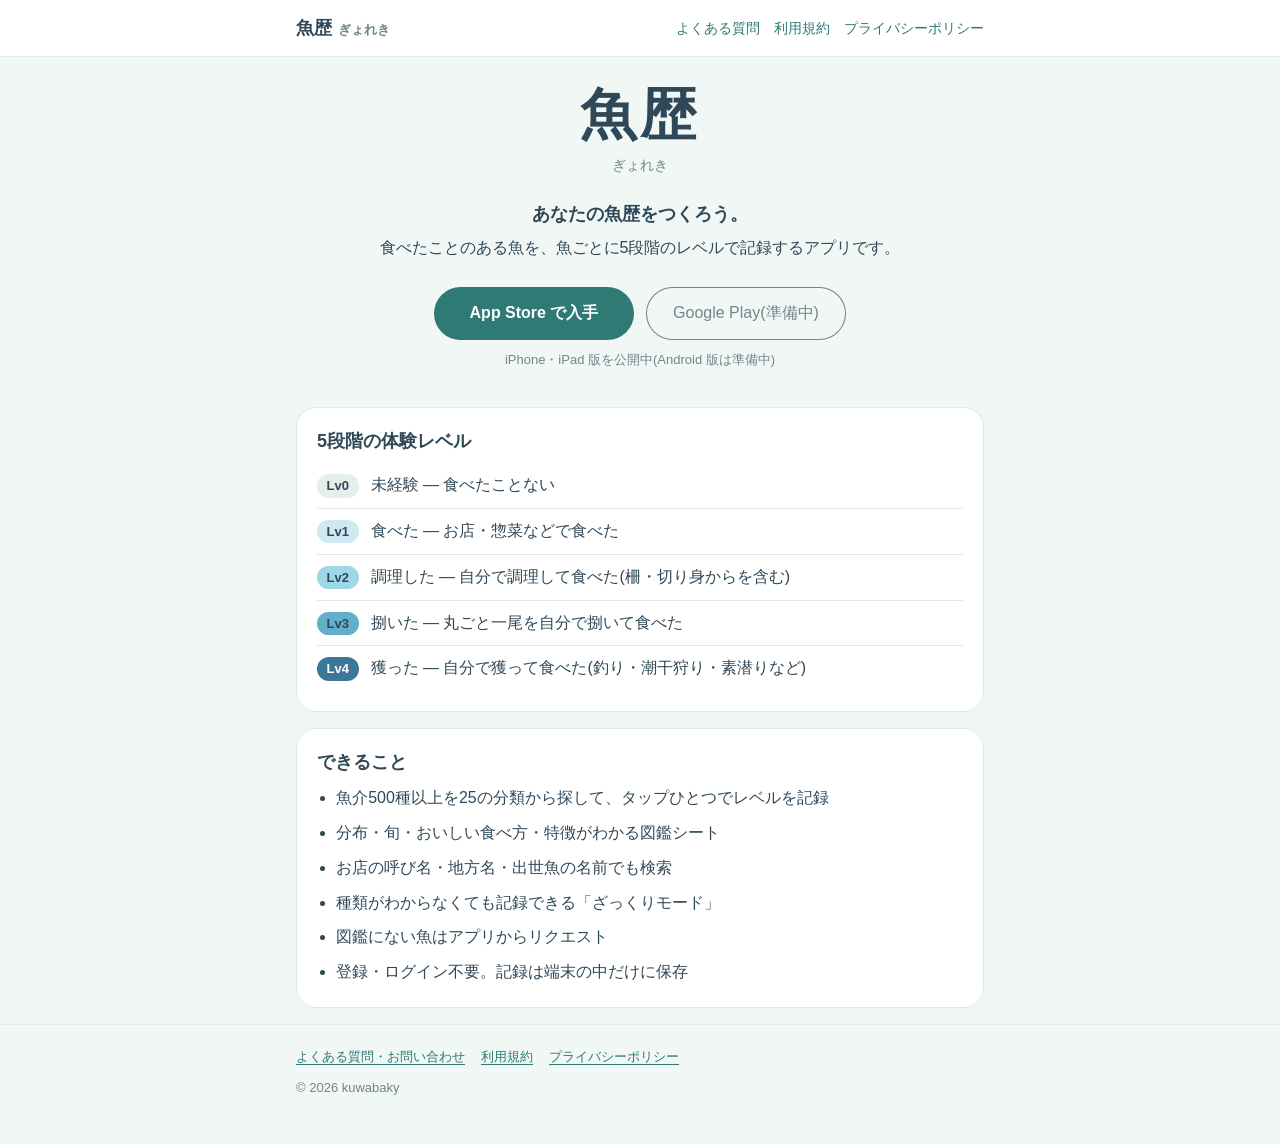
<file: index.html>
<!doctype html>
<html lang="ja">
<head>
  <meta charset="utf-8">
  <meta name="viewport" content="width=device-width, initial-scale=1">
  <title>魚歴(ぎょれき)</title>
  <meta name="description" content="食べたことのある魚を、魚ごとに5段階のレベルで記録するアプリ「魚歴(ぎょれき)」の公式サイトです。">
  <meta name="theme-color" content="#f0f7f4" media="(prefers-color-scheme: light)">
  <meta name="theme-color" content="#13222a" media="(prefers-color-scheme: dark)">
  <link rel="stylesheet" href="style.css">
</head>
<body>
  <header class="site-header">
    <div class="wrap">
      <a class="brand" href="./">魚歴<small>ぎょれき</small></a>
      <nav class="site-nav" aria-label="サイト内">
        <a href="support.html">よくある質問</a>
        <a href="terms.html">利用規約</a>
        <a href="privacy.html">プライバシーポリシー</a>
      </nav>
    </div>
  </header>

  <main class="wrap">
    <section class="hero">
      <p class="logo">魚歴</p>
      <p class="reading">ぎょれき</p>
      <p class="pitch">あなたの魚歴をつくろう。</p>
      <p>食べたことのある魚を、魚ごとに5段階のレベルで記録するアプリです。</p>
      <div class="stores">
        <a class="store-link" href="https://apps.apple.com/jp/app/id6816183382">App Store で入手</a>
        <!-- Android 版を公開したら Google Play の URL のリンクにする -->
        <span class="store-link pending">Google Play(準備中)</span>
      </div>
      <p class="note">iPhone・iPad 版を公開中(Android 版は準備中)</p>
    </section>

    <section class="card">
      <h2>5段階の体験レベル</h2>
      <ul class="levels">
        <li><span class="lv lv0">Lv0</span><span>未経験 — 食べたことない</span></li>
        <li><span class="lv lv1">Lv1</span><span>食べた — お店・惣菜などで食べた</span></li>
        <li><span class="lv lv2">Lv2</span><span>調理した — 自分で調理して食べた(柵・切り身からを含む)</span></li>
        <li><span class="lv lv3">Lv3</span><span>捌いた — 丸ごと一尾を自分で捌いて食べた</span></li>
        <li><span class="lv lv4">Lv4</span><span>獲った — 自分で獲って食べた(釣り・潮干狩り・素潜りなど)</span></li>
      </ul>
    </section>

    <section class="card">
      <h2>できること</h2>
      <ul class="features">
        <li>魚介500種以上を25の分類から探して、タップひとつでレベルを記録</li>
        <li>分布・旬・おいしい食べ方・特徴がわかる図鑑シート</li>
        <li>お店の呼び名・地方名・出世魚の名前でも検索</li>
        <li>種類がわからなくても記録できる「ざっくりモード」</li>
        <li>図鑑にない魚はアプリからリクエスト</li>
        <li>登録・ログイン不要。記録は端末の中だけに保存</li>
      </ul>
    </section>
  </main>

  <footer class="site-footer">
    <div class="wrap">
      <nav aria-label="フッター">
        <a href="support.html">よくある質問・お問い合わせ</a>
        <a href="terms.html">利用規約</a>
        <a href="privacy.html">プライバシーポリシー</a>
      </nav>
      <p>&copy; 2026 kuwabaky</p>
    </div>
  </footer>
</body>
</html>
</file>
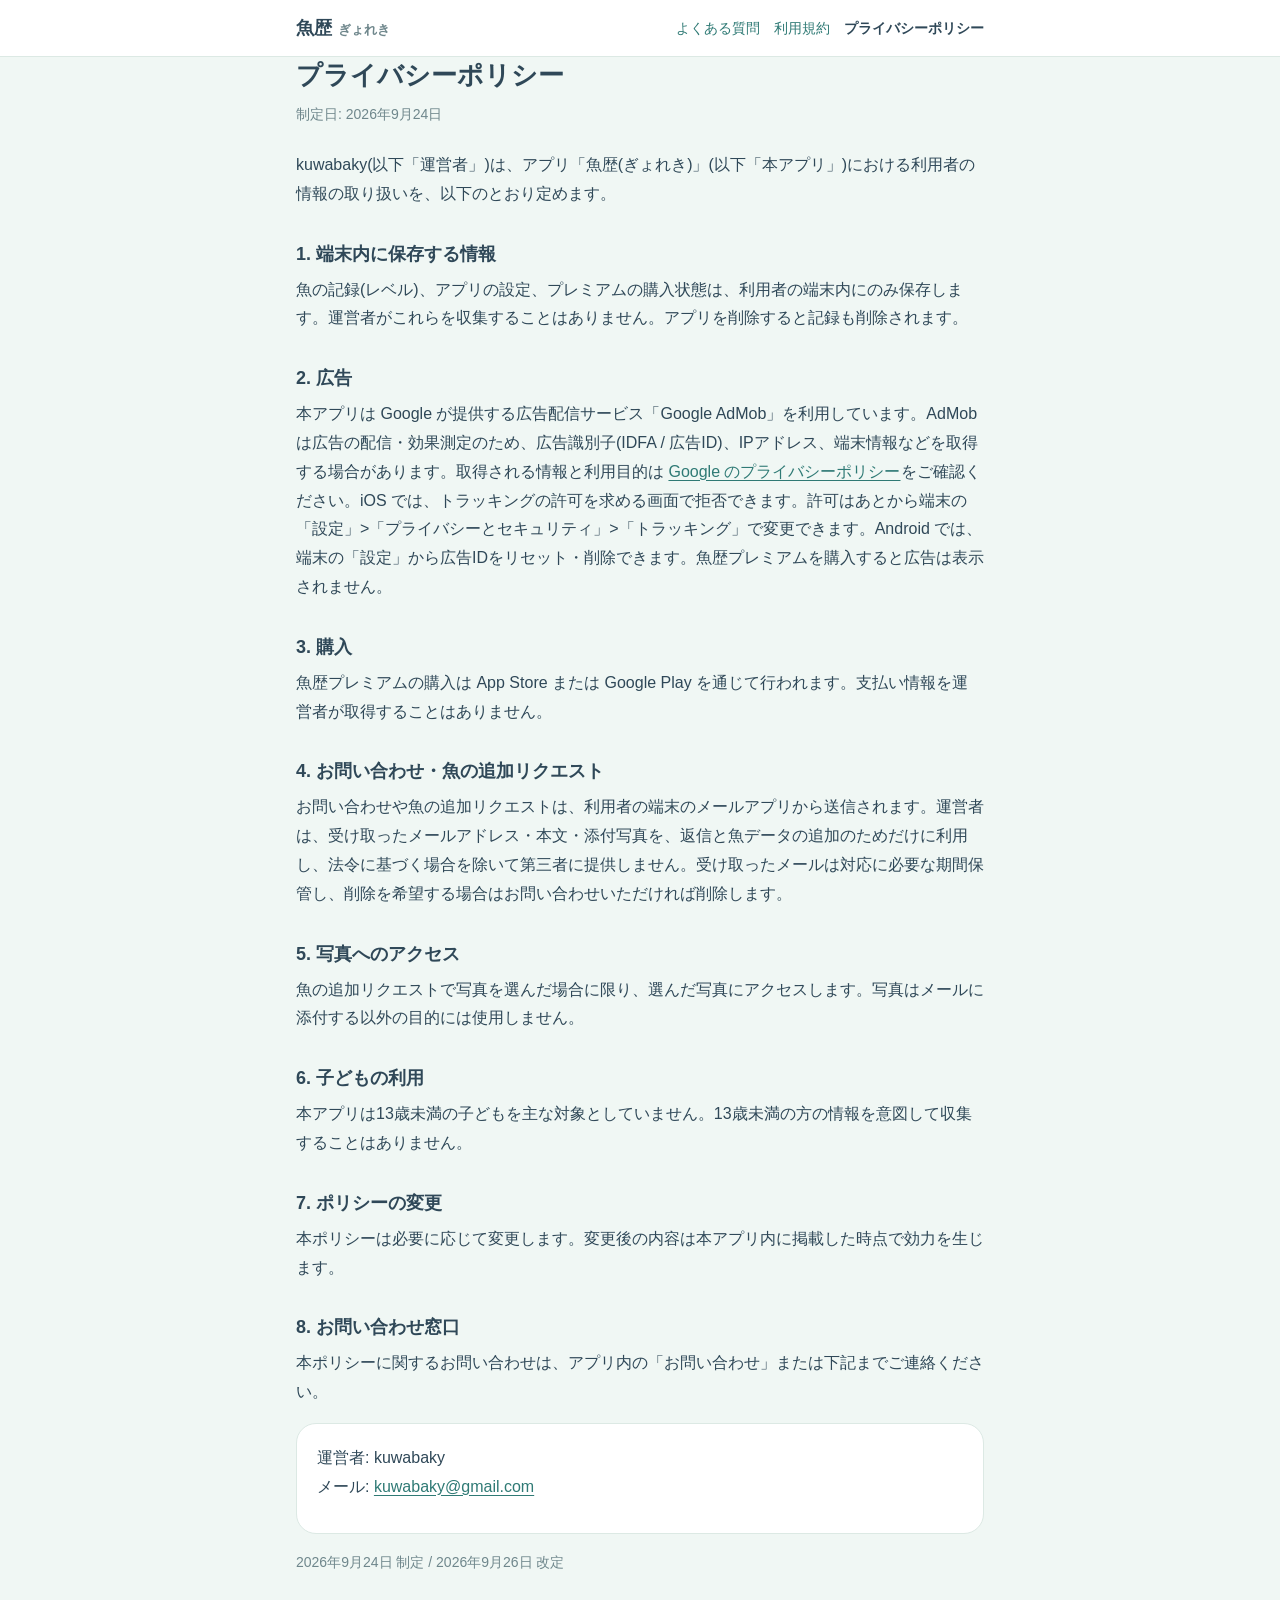
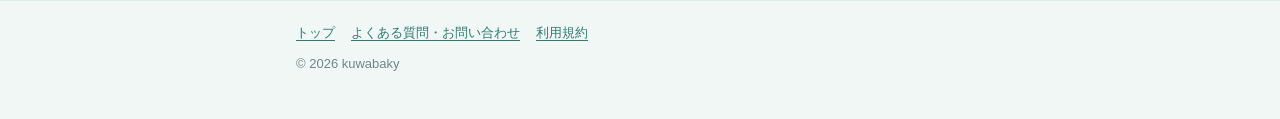
<file: privacy.html>
<!doctype html>
<html lang="ja">
<head>
  <meta charset="utf-8">
  <meta name="viewport" content="width=device-width, initial-scale=1">
  <title>プライバシーポリシー | 魚歴(ぎょれき)</title>
  <meta name="description" content="アプリ「魚歴(ぎょれき)」のプライバシーポリシーです。">
  <meta name="theme-color" content="#f0f7f4" media="(prefers-color-scheme: light)">
  <meta name="theme-color" content="#13222a" media="(prefers-color-scheme: dark)">
  <link rel="stylesheet" href="style.css">
</head>
<body>
  <header class="site-header">
    <div class="wrap">
      <a class="brand" href="./">魚歴<small>ぎょれき</small></a>
      <nav class="site-nav" aria-label="サイト内">
        <a href="support.html">よくある質問</a>
        <a href="terms.html">利用規約</a>
        <a href="privacy.html" aria-current="page">プライバシーポリシー</a>
      </nav>
    </div>
  </header>

  <main class="wrap">
    <h1>プライバシーポリシー</h1>
    <p class="meta">制定日: 2026年9月24日</p>

    <p>kuwabaky(以下「運営者」)は、アプリ「魚歴(ぎょれき)」(以下「本アプリ」)における利用者の情報の取り扱いを、以下のとおり定めます。</p>

    <h2>1. 端末内に保存する情報</h2>
    <p>魚の記録(レベル)、アプリの設定、プレミアムの購入状態は、利用者の端末内にのみ保存します。運営者がこれらを収集することはありません。アプリを削除すると記録も削除されます。</p>

    <h2>2. 広告</h2>
    <p>本アプリは Google が提供する広告配信サービス「Google AdMob」を利用しています。AdMob は広告の配信・効果測定のため、広告識別子(IDFA / 広告ID)、IPアドレス、端末情報などを取得する場合があります。取得される情報と利用目的は <a href="https://policies.google.com/privacy?hl=ja">Google のプライバシーポリシー</a>をご確認ください。iOS では、トラッキングの許可を求める画面で拒否できます。許可はあとから端末の「設定」>「プライバシーとセキュリティ」>「トラッキング」で変更できます。Android では、端末の「設定」から広告IDをリセット・削除できます。魚歴プレミアムを購入すると広告は表示されません。</p>

    <h2>3. 購入</h2>
    <p>魚歴プレミアムの購入は App Store または Google Play を通じて行われます。支払い情報を運営者が取得することはありません。</p>

    <h2>4. お問い合わせ・魚の追加リクエスト</h2>
    <p>お問い合わせや魚の追加リクエストは、利用者の端末のメールアプリから送信されます。運営者は、受け取ったメールアドレス・本文・添付写真を、返信と魚データの追加のためだけに利用し、法令に基づく場合を除いて第三者に提供しません。受け取ったメールは対応に必要な期間保管し、削除を希望する場合はお問い合わせいただければ削除します。</p>

    <h2>5. 写真へのアクセス</h2>
    <p>魚の追加リクエストで写真を選んだ場合に限り、選んだ写真にアクセスします。写真はメールに添付する以外の目的には使用しません。</p>

    <h2>6. 子どもの利用</h2>
    <p>本アプリは13歳未満の子どもを主な対象としていません。13歳未満の方の情報を意図して収集することはありません。</p>

    <h2>7. ポリシーの変更</h2>
    <p>本ポリシーは必要に応じて変更します。変更後の内容は本アプリ内に掲載した時点で効力を生じます。</p>

    <h2>8. お問い合わせ窓口</h2>
    <p>本ポリシーに関するお問い合わせは、アプリ内の「お問い合わせ」または下記までご連絡ください。</p>
    <div class="card">
      <p>運営者: kuwabaky<br>
      メール: <a href="mailto:kuwabaky@gmail.com">kuwabaky@gmail.com</a></p>
    </div>

    <p class="meta">2026年9月24日 制定 / 2026年9月26日 改定</p>
  </main>

  <footer class="site-footer">
    <div class="wrap">
      <nav aria-label="フッター">
        <a href="./">トップ</a>
        <a href="support.html">よくある質問・お問い合わせ</a>
        <a href="terms.html">利用規約</a>
      </nav>
      <p>&copy; 2026 kuwabaky</p>
    </div>
  </footer>
</body>
</html>
</file>
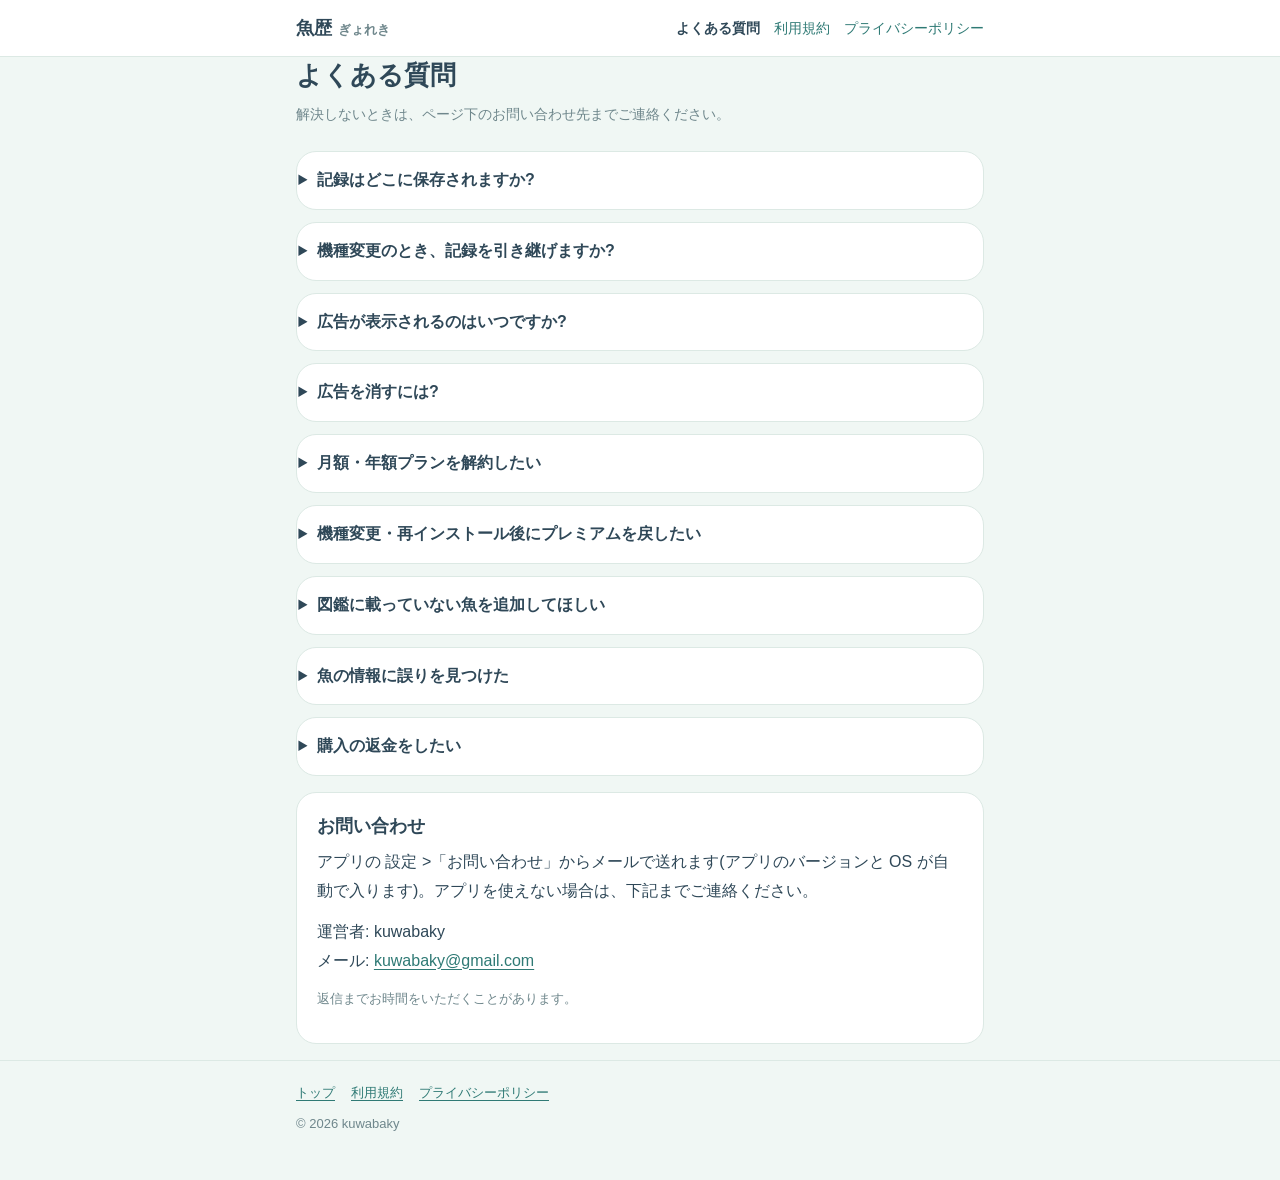
<file: support.html>
<!doctype html>
<html lang="ja">
<head>
  <meta charset="utf-8">
  <meta name="viewport" content="width=device-width, initial-scale=1">
  <title>よくある質問 | 魚歴(ぎょれき)</title>
  <meta name="description" content="アプリ「魚歴(ぎょれき)」のよくある質問とお問い合わせ先です。">
  <meta name="theme-color" content="#f0f7f4" media="(prefers-color-scheme: light)">
  <meta name="theme-color" content="#13222a" media="(prefers-color-scheme: dark)">
  <link rel="stylesheet" href="style.css">
</head>
<body>
  <header class="site-header">
    <div class="wrap">
      <a class="brand" href="./">魚歴<small>ぎょれき</small></a>
      <nav class="site-nav" aria-label="サイト内">
        <a href="support.html" aria-current="page">よくある質問</a>
        <a href="terms.html">利用規約</a>
        <a href="privacy.html">プライバシーポリシー</a>
      </nav>
    </div>
  </header>

  <main class="wrap">
    <h1>よくある質問</h1>
    <p class="meta">解決しないときは、ページ下のお問い合わせ先までご連絡ください。</p>

    <div class="faq">
      <details>
        <summary>記録はどこに保存されますか?</summary>
        <p>魚の記録と設定は、お使いの端末の中にだけ保存されます。運営者のサーバーには送られません。会員登録やログインもありません。</p>
        <p>そのため、アプリを削除すると記録も消えます。ご注意ください。</p>
      </details>

      <details>
        <summary>機種変更のとき、記録を引き継げますか?</summary>
        <p>現在のバージョンでは、別の端末へ記録を引き継ぐ機能はありません。端末のバックアップから復元した場合に記録が戻ることはありますが、確実ではありません。</p>
      </details>

      <details>
        <summary>広告が表示されるのはいつですか?</summary>
        <p>タイトル画面と記録画面の下に、小さなバナー広告が1つ表示されます。図鑑シート(レベルを選ぶ画面)には表示しません。</p>
        <p>また、レベルを8回記録するごとに1回、図鑑シートを閉じたあとに全画面の広告が表示されます。記録の途中には表示せず、前回から5分以上あけます。使い始めてから1日は表示しません。</p>
        <p>iPhone・iPad では、広告のためのトラッキングを許可するか確認する画面が表示されます。許可しなくても、アプリの機能はすべて使えます。</p>
      </details>

      <details>
        <summary>広告を消すには?</summary>
        <p>アプリ内課金「魚歴プレミアム」を購入すると、全ての広告が非表示になります。記録画面の広告の下にある「広告を消す」、または 設定 &gt; 魚歴プレミアム から購入できます。プランは年額(¥1,000/年。はじめての方は最初の1ヶ月無料)・月額(¥200/月)・買い切り(¥1,500)の3つで、特典はどれも同じです。</p>
      </details>

      <details>
        <summary>月額・年額プランを解約したい</summary>
        <p>月額・年額プランは、期間が終わる24時間前までに自動更新をオフにしない限り、自動で更新されます。iPhone・iPad は端末の「設定」&gt;(ご自分の名前)&gt;「サブスクリプション」、Android は Google Play の「定期購入」から、いつでも確認・解約できます。アプリを削除しただけでは解約されません。</p>
      </details>

      <details>
        <summary>機種変更・再インストール後にプレミアムを戻したい</summary>
        <p>購入したときと同じ Apple ID(iPhone・iPad)または Google アカウント(Android)でサインインした状態で、設定 &gt; 魚歴プレミアム &gt;「購入を復元する」を押してください。追加の料金はかかりません。</p>
        <p>App Store と Google Play の間で購入を移すことはできません。</p>
      </details>

      <details>
        <summary>図鑑に載っていない魚を追加してほしい</summary>
        <p>アプリの 設定 &gt;「魚の追加をリクエスト」から送れます(メールアプリが開きます)。検索で見つからなかったときも、結果の画面からリクエストできます。</p>
        <p>名前がわからない魚は「名前がわからない」をオンにして、見た目の特徴や写真を送ってください。いただいたリクエストは確認のうえ、アップデートで追加していきます。すべての魚の追加をお約束するものではありません。</p>
      </details>

      <details>
        <summary>魚の情報に誤りを見つけた</summary>
        <p>設定 &gt;「お問い合わせ」から、魚の名前と気づいた点をお知らせください。確認のうえ、アップデートで修正します。</p>
        <p>図鑑の情報は一般的な参考情報です。調理や食べる際は、毒・寄生虫・アレルギー等に十分ご注意ください。</p>
      </details>

      <details>
        <summary>購入の返金をしたい</summary>
        <p>購入・返金は App Store または Google Play の規約に従います。各ストアの手続きからお申し込みください。</p>
      </details>
    </div>

    <section class="card" id="contact">
      <h2>お問い合わせ</h2>
      <p>アプリの 設定 &gt;「お問い合わせ」からメールで送れます(アプリのバージョンと OS が自動で入ります)。アプリを使えない場合は、下記までご連絡ください。</p>
      <p>運営者: kuwabaky<br>
      メール: <a href="mailto:kuwabaky@gmail.com">kuwabaky@gmail.com</a></p>
      <p class="note">返信までお時間をいただくことがあります。</p>
    </section>
  </main>

  <footer class="site-footer">
    <div class="wrap">
      <nav aria-label="フッター">
        <a href="./">トップ</a>
        <a href="terms.html">利用規約</a>
        <a href="privacy.html">プライバシーポリシー</a>
      </nav>
      <p>&copy; 2026 kuwabaky</p>
    </div>
  </footer>
</body>
</html>
</file>
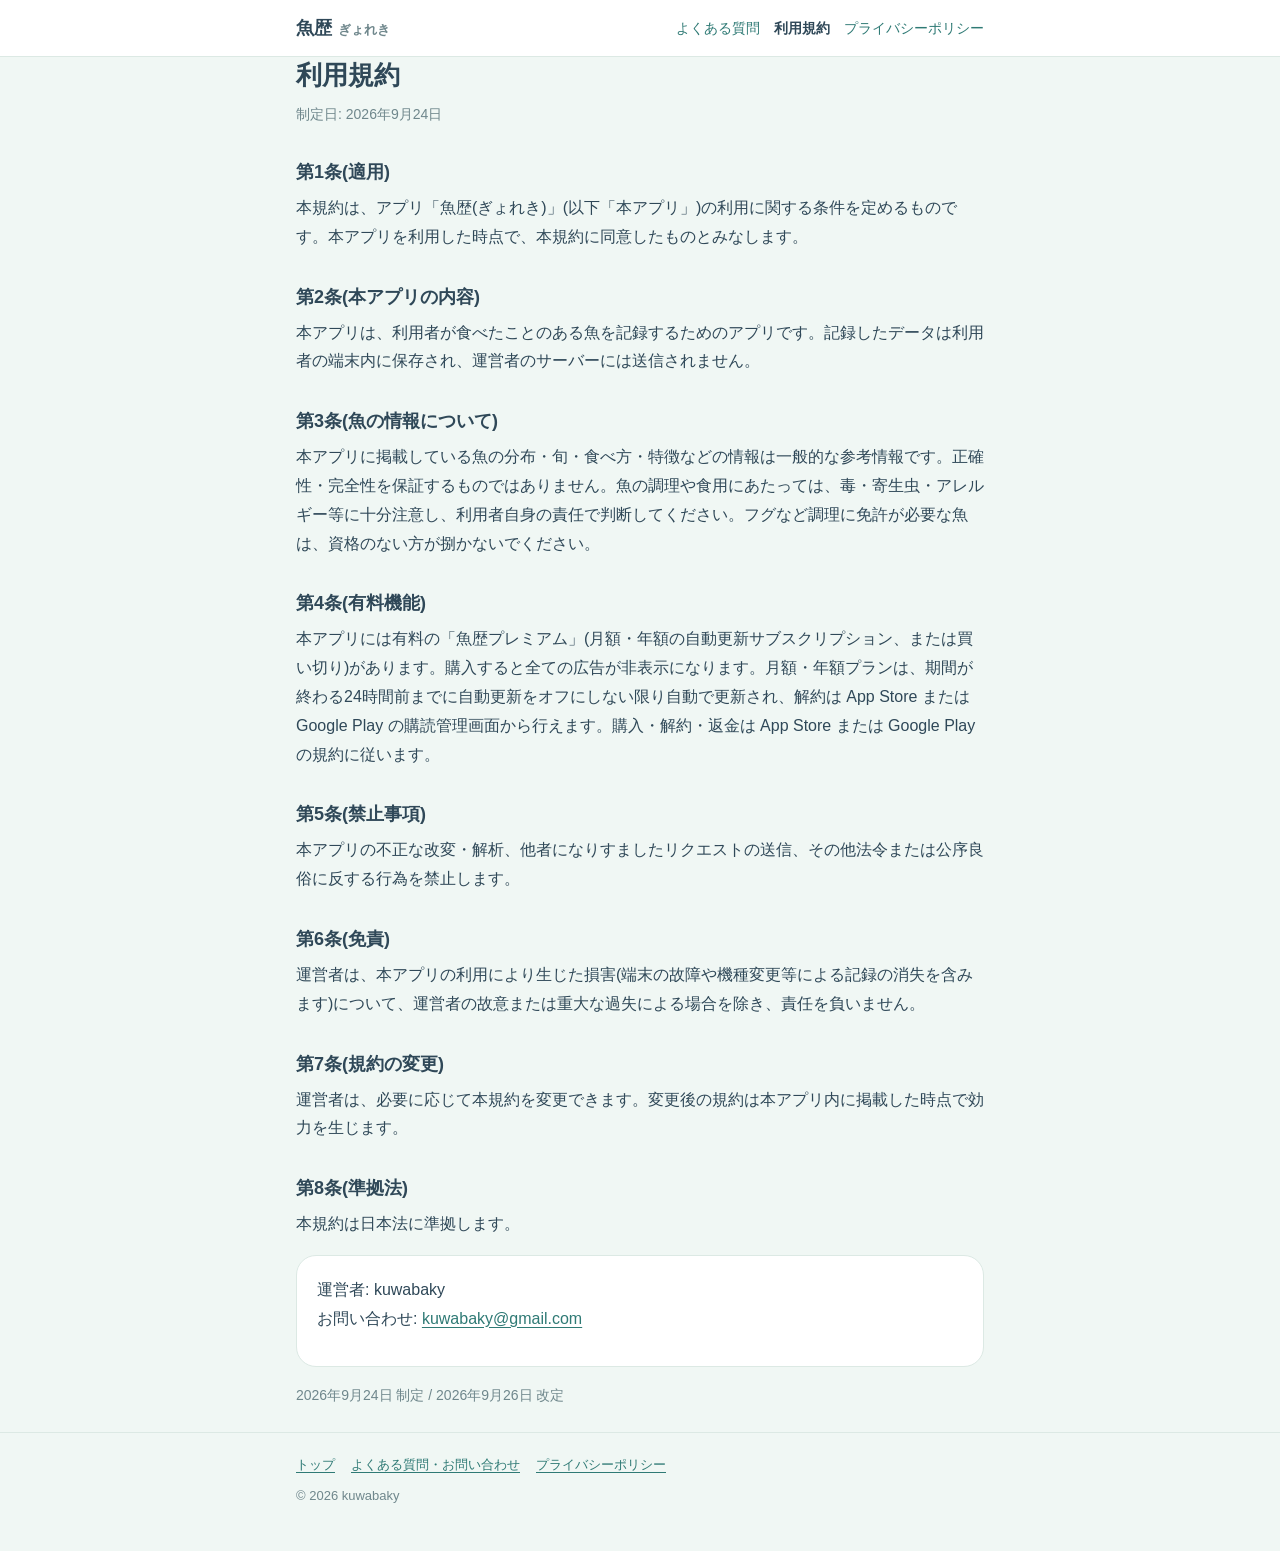
<file: terms.html>
<!doctype html>
<html lang="ja">
<head>
  <meta charset="utf-8">
  <meta name="viewport" content="width=device-width, initial-scale=1">
  <title>利用規約 | 魚歴(ぎょれき)</title>
  <meta name="description" content="アプリ「魚歴(ぎょれき)」の利用規約です。">
  <meta name="theme-color" content="#f0f7f4" media="(prefers-color-scheme: light)">
  <meta name="theme-color" content="#13222a" media="(prefers-color-scheme: dark)">
  <link rel="stylesheet" href="style.css">
</head>
<body>
  <header class="site-header">
    <div class="wrap">
      <a class="brand" href="./">魚歴<small>ぎょれき</small></a>
      <nav class="site-nav" aria-label="サイト内">
        <a href="support.html">よくある質問</a>
        <a href="terms.html" aria-current="page">利用規約</a>
        <a href="privacy.html">プライバシーポリシー</a>
      </nav>
    </div>
  </header>

  <main class="wrap">
    <h1>利用規約</h1>
    <p class="meta">制定日: 2026年9月24日</p>

    <h2>第1条(適用)</h2>
    <p>本規約は、アプリ「魚歴(ぎょれき)」(以下「本アプリ」)の利用に関する条件を定めるものです。本アプリを利用した時点で、本規約に同意したものとみなします。</p>

    <h2>第2条(本アプリの内容)</h2>
    <p>本アプリは、利用者が食べたことのある魚を記録するためのアプリです。記録したデータは利用者の端末内に保存され、運営者のサーバーには送信されません。</p>

    <h2>第3条(魚の情報について)</h2>
    <p>本アプリに掲載している魚の分布・旬・食べ方・特徴などの情報は一般的な参考情報です。正確性・完全性を保証するものではありません。魚の調理や食用にあたっては、毒・寄生虫・アレルギー等に十分注意し、利用者自身の責任で判断してください。フグなど調理に免許が必要な魚は、資格のない方が捌かないでください。</p>

    <h2>第4条(有料機能)</h2>
    <p>本アプリには有料の「魚歴プレミアム」(月額・年額の自動更新サブスクリプション、または買い切り)があります。購入すると全ての広告が非表示になります。月額・年額プランは、期間が終わる24時間前までに自動更新をオフにしない限り自動で更新され、解約は App Store または Google Play の購読管理画面から行えます。購入・解約・返金は App Store または Google Play の規約に従います。</p>

    <h2>第5条(禁止事項)</h2>
    <p>本アプリの不正な改変・解析、他者になりすましたリクエストの送信、その他法令または公序良俗に反する行為を禁止します。</p>

    <h2>第6条(免責)</h2>
    <p>運営者は、本アプリの利用により生じた損害(端末の故障や機種変更等による記録の消失を含みます)について、運営者の故意または重大な過失による場合を除き、責任を負いません。</p>

    <h2>第7条(規約の変更)</h2>
    <p>運営者は、必要に応じて本規約を変更できます。変更後の規約は本アプリ内に掲載した時点で効力を生じます。</p>

    <h2>第8条(準拠法)</h2>
    <p>本規約は日本法に準拠します。</p>

    <div class="card">
      <p>運営者: kuwabaky<br>
      お問い合わせ: <a href="mailto:kuwabaky@gmail.com">kuwabaky@gmail.com</a></p>
    </div>

    <p class="meta">2026年9月24日 制定 / 2026年9月26日 改定</p>
  </main>

  <footer class="site-footer">
    <div class="wrap">
      <nav aria-label="フッター">
        <a href="./">トップ</a>
        <a href="support.html">よくある質問・お問い合わせ</a>
        <a href="privacy.html">プライバシーポリシー</a>
      </nav>
      <p>&copy; 2026 kuwabaky</p>
    </div>
  </footer>
</body>
</html>
</file>
<file: style.css>
/* 魚歴(ぎょれき)サイト共通スタイル。配色はアプリの src/shared/theme.ts に合わせる。 */

:root {
  --bg: #f0f7f4;
  --surface: #ffffff;
  --ink: #2f4858;
  --sub: #6f878c;
  --border: #dce9e4;
  --primary: #2f7a75;
  --accent: #7fc8be;
  --soft: #e3f1ee;
  --radius: 20px;
  color-scheme: light dark;
}

@media (prefers-color-scheme: dark) {
  :root {
    --bg: #13222a;
    --surface: #1b2e37;
    --ink: #e4eeeb;
    --sub: #9bb0b4;
    --border: #2a424b;
    --primary: #7fc8be;
    --accent: #4fa6a0;
    --soft: #20383f;
  }
}

*,
*::before,
*::after {
  box-sizing: border-box;
}

html {
  -webkit-text-size-adjust: 100%;
}

body {
  margin: 0;
  background: var(--bg);
  color: var(--ink);
  font-family: -apple-system, BlinkMacSystemFont, "Hiragino Sans", "Hiragino Kaku Gothic ProN",
    "Noto Sans JP", "Yu Gothic UI", Meiryo, sans-serif;
  font-size: 16px;
  line-height: 1.8;
  overflow-wrap: anywhere;
}

a {
  color: var(--primary);
  text-underline-offset: 3px;
}

.wrap {
  max-width: 720px;
  margin: 0 auto;
  padding: 0 16px;
}

/* ヘッダー */
.site-header {
  border-bottom: 1px solid var(--border);
  background: var(--surface);
}

.site-header .wrap {
  display: flex;
  flex-wrap: wrap;
  align-items: center;
  justify-content: space-between;
  gap: 8px 16px;
  padding-top: 12px;
  padding-bottom: 12px;
}

.brand {
  color: var(--ink);
  font-weight: 800;
  font-size: 18px;
  text-decoration: none;
}

.brand small {
  color: var(--sub);
  font-weight: 600;
  font-size: 13px;
  margin-left: 6px;
}

.site-nav {
  display: flex;
  flex-wrap: wrap;
  gap: 4px 14px;
  font-size: 14px;
}

.site-nav a {
  text-decoration: none;
}

.site-nav a[aria-current="page"] {
  color: var(--ink);
  font-weight: 700;
}

/* 本文 */
main {
  padding: 32px 0 48px;
}

h1 {
  font-size: 26px;
  line-height: 1.4;
  margin: 0 0 8px;
}

h2 {
  font-size: 18px;
  line-height: 1.5;
  margin: 32px 0 8px;
}

p {
  margin: 0 0 12px;
}

.meta {
  color: var(--sub);
  font-size: 14px;
  margin-bottom: 24px;
}

.card {
  background: var(--surface);
  border: 1px solid var(--border);
  border-radius: var(--radius);
  padding: 20px;
  margin: 16px 0;
}

.card > h2:first-child {
  margin-top: 0;
}

.placeholder {
  background: var(--soft);
  border-radius: 6px;
  padding: 0 4px;
}

/* トップページ */
.hero {
  text-align: center;
  padding: 24px 0 8px;
}

.hero .logo {
  font-size: 56px;
  font-weight: 800;
  letter-spacing: 0.08em;
  margin: 0;
  line-height: 1.2;
}

.hero .reading {
  color: var(--sub);
  font-size: 14px;
  margin: 4px 0 20px;
}

.hero .pitch {
  font-size: 18px;
  font-weight: 700;
  margin-bottom: 4px;
}

.stores {
  display: flex;
  flex-wrap: wrap;
  justify-content: center;
  gap: 12px;
  margin: 24px 0 8px;
}

.store-link {
  display: inline-block;
  min-width: 200px;
  padding: 12px 20px;
  border-radius: 999px;
  background: var(--primary);
  color: var(--surface);
  font-weight: 700;
  text-align: center;
  text-decoration: none;
}

@media (prefers-color-scheme: dark) {
  .store-link {
    color: #13222a;
  }
}

/* まだ公開していないストア(押せないことが分かるよう、塗りをやめて枠だけにする) */
.store-link.pending {
  background: transparent;
  box-shadow: inset 0 0 0 1px var(--sub);
  color: var(--sub);
  font-weight: 400;
}

.note {
  color: var(--sub);
  font-size: 13px;
}

.levels {
  list-style: none;
  padding: 0;
  margin: 0;
}

.levels li {
  display: flex;
  gap: 12px;
  align-items: baseline;
  padding: 8px 0;
  border-bottom: 1px solid var(--border);
}

.levels li:last-child {
  border-bottom: 0;
}

.lv {
  flex: none;
  display: inline-block;
  min-width: 3.2em;
  padding: 0 8px;
  border-radius: 999px;
  font-size: 13px;
  font-weight: 700;
  text-align: center;
  color: #2f4858;
}

.lv0 { background: #e6eeea; }
.lv1 { background: #cfe9f2; }
.lv2 { background: #9ed7e8; }
.lv3 { background: #63afcb; }
.lv4 { background: #3b7897; color: #ffffff; }

.features {
  padding-left: 1.2em;
  margin: 0;
}

.features li + li {
  margin-top: 6px;
}

/* よくある質問 */
.faq details {
  background: var(--surface);
  border: 1px solid var(--border);
  border-radius: var(--radius);
  padding: 14px 20px;
  margin: 12px 0;
}

.faq summary {
  cursor: pointer;
  font-weight: 700;
  list-style-position: outside;
}

.faq details[open] summary {
  margin-bottom: 8px;
}

/* フッター */
.site-footer {
  border-top: 1px solid var(--border);
  color: var(--sub);
  font-size: 13px;
  padding: 20px 0 32px;
}

.site-footer nav {
  display: flex;
  flex-wrap: wrap;
  gap: 4px 16px;
  margin-bottom: 8px;
}
</file>
